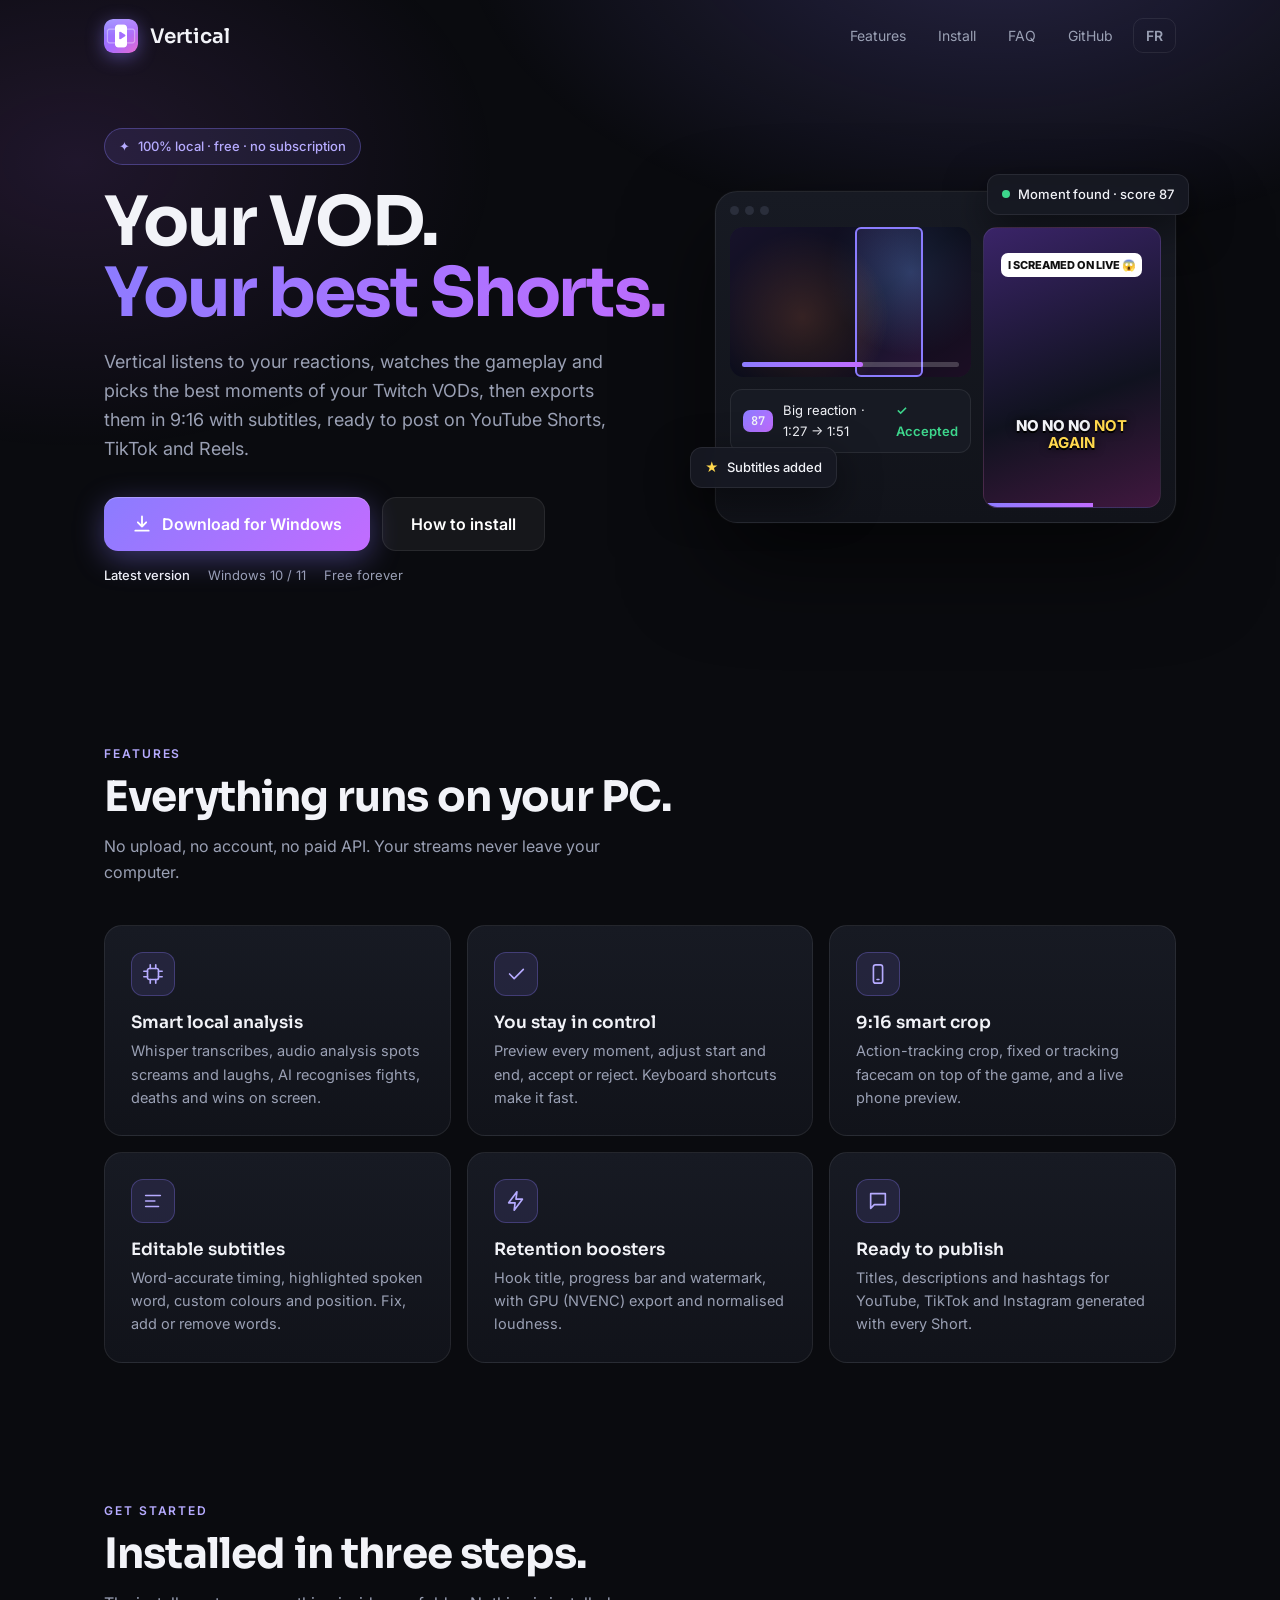
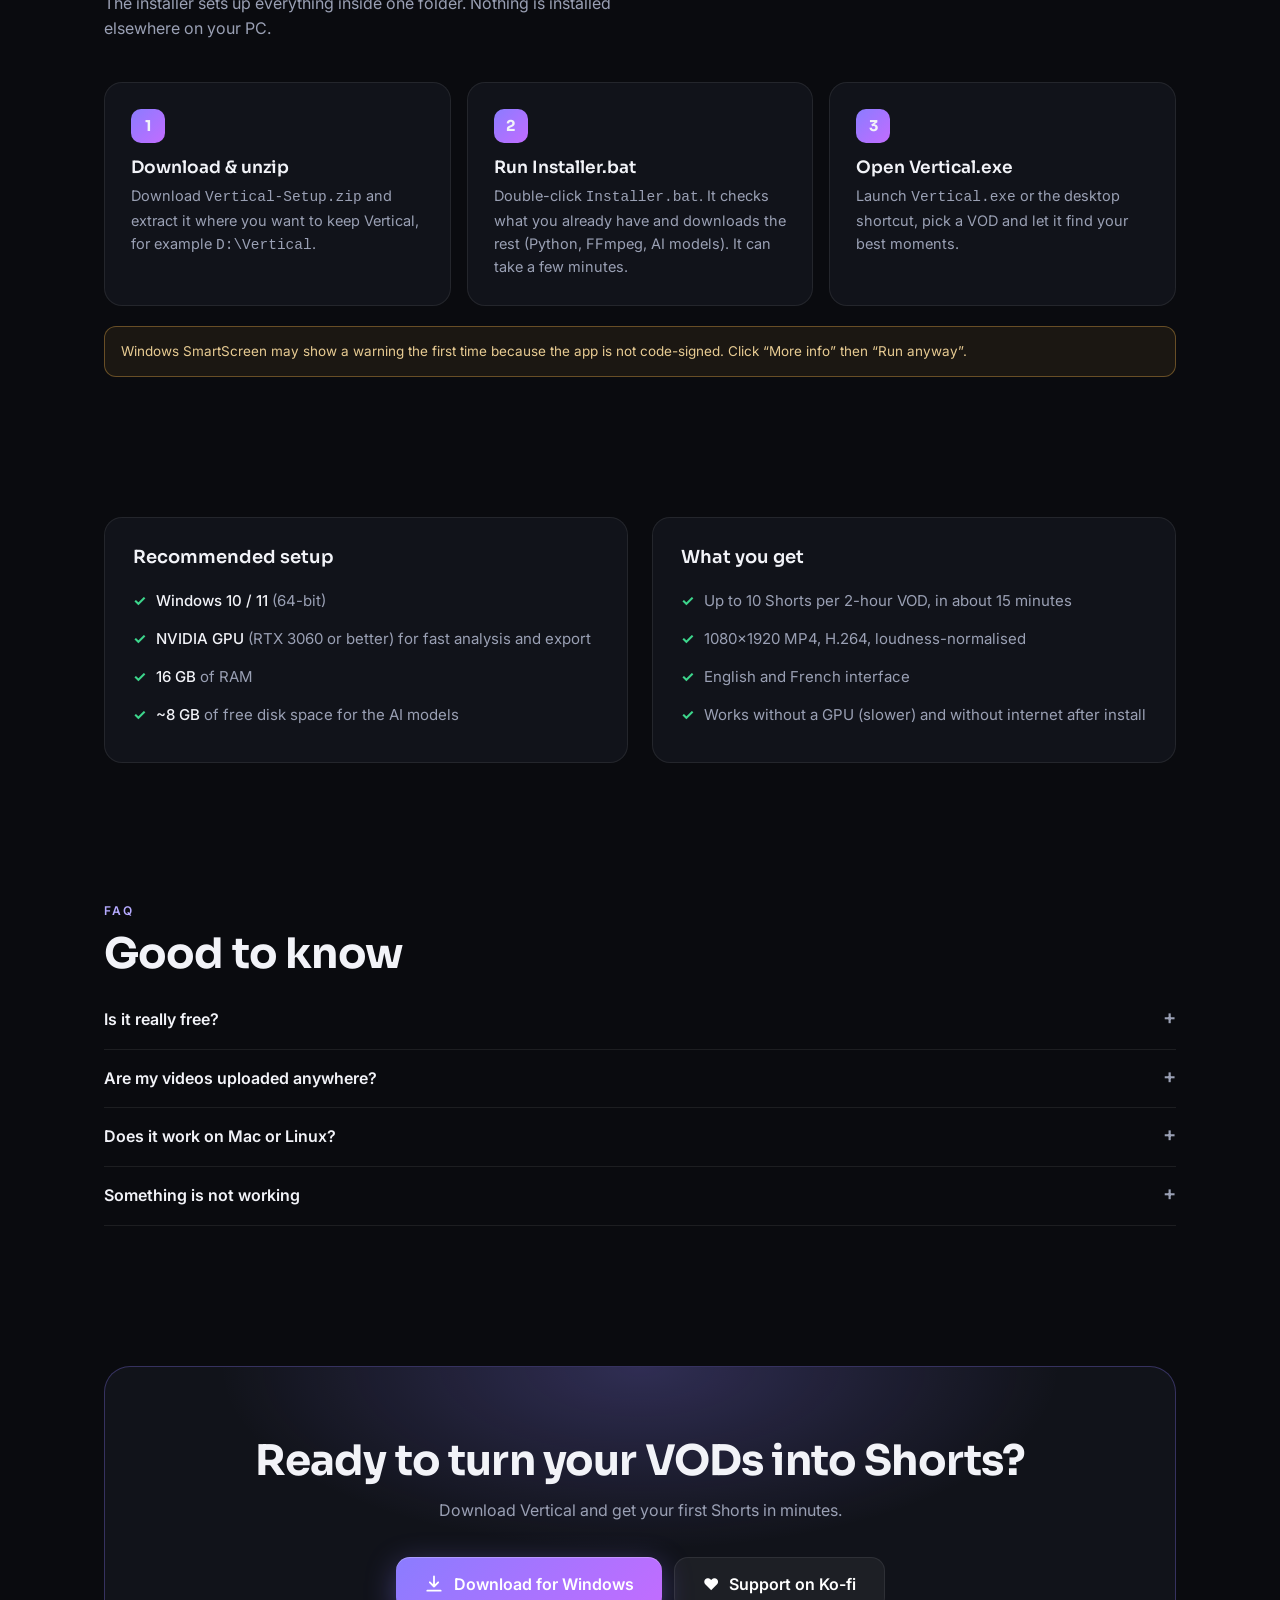
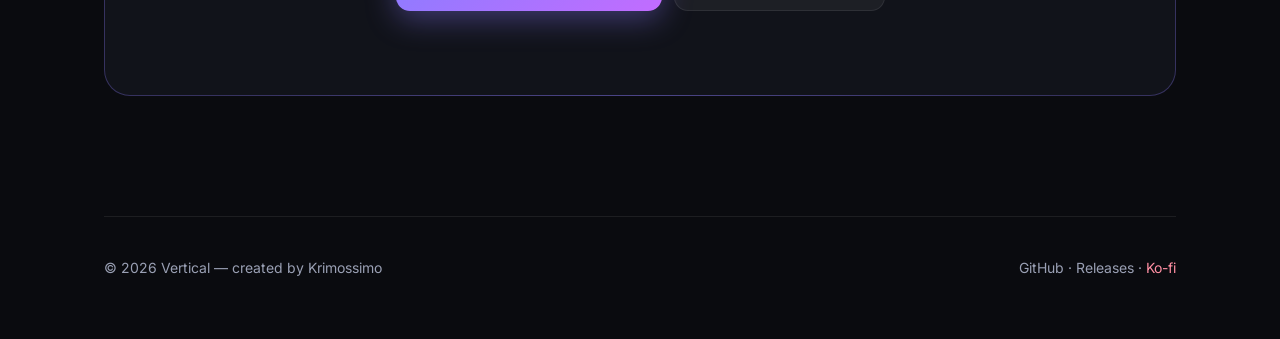
<file: docs/index.html>
<!DOCTYPE html>
<html lang="en">
<head>
<meta charset="utf-8">
<meta name="viewport" content="width=device-width,initial-scale=1">
<title>Vertical — Turn Twitch VODs into Shorts, 100% local & free</title>
<meta name="description" content="Vertical analyses your Twitch VODs on your own PC and turns the best moments into 9:16 Shorts with subtitles. Free, local, no subscription.">
<meta name="theme-color" content="#0A0B0F">
<meta property="og:title" content="Vertical — Your VOD. Your best Shorts.">
<meta property="og:description" content="Free Windows tool that finds the best moments of your Twitch VODs and exports ready-to-post 9:16 Shorts.">
<meta property="og:image" content="logo.png">
<link rel="icon" href="favicon.svg" type="image/svg+xml">
<style>
@font-face{font-family:Inter;src:url(fonts/Inter.ttf);font-weight:100 900;font-display:swap}
@font-face{font-family:Sora;src:url(fonts/Sora.ttf);font-weight:100 800;font-display:swap}
@font-face{font-family:JBM;src:url(fonts/JetBrainsMono.ttf);font-weight:100 800;font-display:swap}
:root{--bg:#0A0B0F;--s1:#11131A;--s2:#171A23;--line:rgba(255,255,255,.08);--tx:#F2F3F8;--mu:#9AA0B4;
--a1:#8B7CFF;--a2:#C26CFF;--ok:#3DD68C;--bad:#FF5C6C;--grad:linear-gradient(135deg,#8B7CFF,#C26CFF)}
*{box-sizing:border-box;margin:0;padding:0}
html{scroll-behavior:smooth}
body{background:var(--bg);color:var(--tx);font:16px/1.6 Inter,system-ui,sans-serif;-webkit-font-smoothing:antialiased;overflow-x:hidden}
a{color:inherit;text-decoration:none}
.glow{position:fixed;inset:0;pointer-events:none;z-index:0;background:
 radial-gradient(900px 520px at 78% -8%,rgba(139,124,255,.22),transparent 60%),
 radial-gradient(700px 480px at 6% 18%,rgba(194,108,255,.12),transparent 60%)}
.wrap{position:relative;z-index:1;max-width:1120px;margin:0 auto;padding:0 24px}
nav{display:flex;align-items:center;justify-content:space-between;height:72px}
.brand{display:flex;align-items:center;gap:12px;font:600 20px Sora,sans-serif}
.brand img{width:34px;height:34px;border-radius:9px;box-shadow:0 4px 18px rgba(139,124,255,.45)}
.nav-r{display:flex;align-items:center;gap:8px}
.nav-r a,.lang{color:var(--mu);font-size:14px;padding:8px 12px;border-radius:10px;transition:.2s;cursor:pointer;background:none;border:0;font-family:inherit}
.nav-r a:hover,.lang:hover{color:var(--tx);background:rgba(255,255,255,.06)}
.lang{border:1px solid var(--line)!important;font-weight:600}
.btn{position:relative;display:inline-flex;align-items:center;gap:10px;height:54px;padding:0 28px;border-radius:14px;font:600 16px Inter,sans-serif;cursor:pointer;border:0;overflow:hidden;transition:transform .2s,box-shadow .2s,background .2s;color:#fff}
.btn svg{width:20px;height:20px;flex:none}
.btn.p{background:var(--grad);box-shadow:0 8px 30px rgba(139,124,255,.38),inset 0 1px 0 rgba(255,255,255,.25)}
.btn.p:hover{transform:translateY(-2px);box-shadow:0 14px 40px rgba(139,124,255,.55),inset 0 1px 0 rgba(255,255,255,.3)}
.btn.p:active{transform:translateY(0) scale(.98)}
.btn.p::after{content:"";position:absolute;top:0;left:-60%;width:40%;height:100%;background:linear-gradient(100deg,transparent,rgba(255,255,255,.35),transparent);transform:skewX(-20deg);animation:shine 4s infinite}
@keyframes shine{0%,60%{left:-60%}100%{left:130%}}
.btn.g{background:rgba(255,255,255,.05);border:1px solid var(--line)}
.btn.g:hover{background:rgba(255,255,255,.1);transform:translateY(-2px)}
.btn.sm{height:44px;padding:0 20px;font-size:14px;border-radius:12px}
/* hero */
.hero{display:grid;grid-template-columns:1.1fr .9fr;gap:48px;align-items:center;padding:56px 0 90px}
.pill{display:inline-flex;align-items:center;gap:8px;padding:7px 14px;border-radius:99px;border:1px solid rgba(139,124,255,.35);background:rgba(139,124,255,.1);color:#B6ABFF;font-size:13px;font-weight:500}
h1{font:700 clamp(40px,6vw,68px)/1.04 Sora,sans-serif;letter-spacing:-.03em;margin:22px 0 20px}
h1 span{background:var(--grad);-webkit-background-clip:text;background-clip:text;color:transparent}
.lead{color:var(--mu);font-size:18px;max-width:520px}
.cta{display:flex;flex-wrap:wrap;gap:12px;margin:34px 0 14px}
.meta{color:var(--mu);font-size:13px;display:flex;flex-wrap:wrap;gap:6px 18px}
.meta b{color:var(--tx);font-weight:500}
/* mock */
.mock{position:relative;border-radius:22px;border:1px solid var(--line);background:linear-gradient(180deg,var(--s2),var(--s1));padding:14px;box-shadow:0 40px 90px rgba(0,0,0,.55),0 0 0 1px rgba(255,255,255,.02)}
.mock .bar{display:flex;gap:6px;margin-bottom:12px}
.mock .bar i{width:9px;height:9px;border-radius:50%;background:#2A2E3B}
.mrow{display:grid;grid-template-columns:1.35fr 1fr;gap:12px}
.vid{aspect-ratio:16/10;border-radius:14px;position:relative;overflow:hidden;background:linear-gradient(140deg,#2a1f4a,#0f1226 55%,#35173f)}
.vid::before{content:"";position:absolute;inset:0;background:radial-gradient(circle at 30% 60%,rgba(255,140,90,.35),transparent 45%),radial-gradient(circle at 75% 30%,rgba(120,160,255,.3),transparent 40%)}
.frame{position:absolute;top:0;bottom:0;left:52%;width:28%;border:2px solid var(--a1);border-radius:6px;box-shadow:0 0 0 999px rgba(5,6,10,.5)}
.tl{position:absolute;left:12px;right:12px;bottom:10px;height:5px;border-radius:9px;background:rgba(255,255,255,.2)}
.tl::after{content:"";position:absolute;left:0;width:56%;top:0;bottom:0;border-radius:9px;background:var(--grad)}
.phone{border-radius:14px;background:#06070B;border:1px solid var(--line);aspect-ratio:9/14.2;position:relative;overflow:hidden;background-image:linear-gradient(160deg,#3a2468,#10121f 60%,#40183f)}
.phone .sub{position:absolute;left:8%;right:8%;bottom:20%;text-align:center;font:800 15px Inter;line-height:1.15;text-shadow:0 2px 0 #000,0 0 10px #000}
.phone .sub b{color:#FFD84D}
.phone .hook{position:absolute;top:9%;left:10%;right:10%;text-align:center;background:#fff;color:#111;border-radius:7px;font:800 11px Inter;padding:5px 6px}
.phone .pb{position:absolute;left:0;bottom:0;height:4px;width:62%;background:var(--grad)}
.chip{display:flex;align-items:center;gap:10px;padding:10px 12px;border-radius:12px;background:var(--s2);border:1px solid var(--line);margin-top:12px;font-size:13px}
.chip .sc{font:600 12px JBM,monospace;padding:3px 8px;border-radius:7px;background:var(--grad)}
.chip .ok{margin-left:auto;color:var(--ok);font-weight:600}
.float{position:absolute;display:flex;align-items:center;gap:8px;padding:9px 14px;border-radius:12px;background:rgba(23,26,35,.92);backdrop-filter:blur(8px);border:1px solid var(--line);font-size:13px;font-weight:500;box-shadow:0 14px 40px rgba(0,0,0,.5);animation:fl 5s ease-in-out infinite}
.float.a{top:-18px;right:-14px}.float.b{bottom:34px;left:-26px;animation-delay:-2.5s}
.float i{width:8px;height:8px;border-radius:50%;background:var(--ok)}
@keyframes fl{50%{transform:translateY(-8px)}}
/* sections */
section{padding:70px 0}
.eyebrow{font:600 12px Inter;letter-spacing:.16em;text-transform:uppercase;color:#B6ABFF;margin-bottom:12px}
h2{font:700 clamp(28px,4vw,42px)/1.12 Sora,sans-serif;letter-spacing:-.02em;margin-bottom:14px}
.sub2{color:var(--mu);max-width:560px;margin-bottom:40px}
.grid{display:grid;grid-template-columns:repeat(3,1fr);gap:16px}
.card{padding:26px;border-radius:18px;background:linear-gradient(180deg,var(--s2),var(--s1));border:1px solid var(--line);transition:.25s}
.card:hover{transform:translateY(-4px);border-color:rgba(139,124,255,.4);box-shadow:0 18px 50px rgba(139,124,255,.12)}
.ico{width:44px;height:44px;border-radius:12px;display:grid;place-items:center;background:rgba(139,124,255,.12);border:1px solid rgba(139,124,255,.3);color:#B6ABFF;margin-bottom:16px}
.ico svg{width:22px;height:22px}
.card h3{font:600 17px Sora,sans-serif;margin-bottom:6px}
.card p{color:var(--mu);font-size:14.5px}
.steps{display:grid;grid-template-columns:repeat(3,1fr);gap:16px;counter-reset:s}
.step{padding:26px;border-radius:18px;border:1px solid var(--line);background:var(--s1);position:relative}
.step::before{counter-increment:s;content:counter(s);display:grid;place-items:center;width:34px;height:34px;border-radius:10px;background:var(--grad);font:700 15px Sora;margin-bottom:14px}
.step h3{font:600 17px Sora;margin-bottom:6px}.step p{color:var(--mu);font-size:14.5px}
.req{display:grid;grid-template-columns:1fr 1fr;gap:24px}
.box{padding:28px;border-radius:18px;border:1px solid var(--line);background:var(--s1)}
.box h3{font:600 18px Sora;margin-bottom:14px}
.box li{list-style:none;display:flex;gap:10px;padding:7px 0;color:var(--mu);font-size:15px}
.box li::before{content:"✓";color:var(--ok);font-weight:700}
.box li b{color:var(--tx);font-weight:500}
.note{margin-top:16px;padding:14px 16px;border-radius:12px;border:1px solid rgba(245,184,76,.35);background:rgba(245,184,76,.07);color:#E8CC93;font-size:13.5px}
.final{text-align:center;padding:70px 24px;border-radius:26px;border:1px solid rgba(139,124,255,.3);background:radial-gradient(600px 260px at 50% 0,rgba(139,124,255,.25),transparent 70%),var(--s1)}
.final .cta{justify-content:center}
details{border-bottom:1px solid var(--line);padding:16px 0}
summary{cursor:pointer;font-weight:600;list-style:none;display:flex;justify-content:space-between}
summary::after{content:"+";color:var(--mu);font-size:20px;line-height:1}
details[open] summary::after{content:"–"}
details p{color:var(--mu);margin-top:10px;font-size:15px}
footer{padding:40px 0 60px;color:var(--mu);font-size:14px;display:flex;flex-wrap:wrap;gap:12px;justify-content:space-between;align-items:center;border-top:1px solid var(--line);margin-top:50px}
footer a:hover{color:var(--tx)}
.kofi{color:#FF8FA3}
.rv{opacity:0;transform:translateY(22px);transition:opacity .7s,transform .7s}.rv.in{opacity:1;transform:none}
@media(max-width:900px){.hero{grid-template-columns:1fr;padding-top:24px}.grid,.steps,.req{grid-template-columns:1fr}.float{display:none}}
@media(prefers-reduced-motion:reduce){*{animation:none!important;transition:none!important}.rv{opacity:1;transform:none}}
</style>
</head>
<body>
<div class="glow"></div>
<div class="wrap">
<nav>
  <a class="brand" href="#"><img src="logo.png" alt="">Vertical</a>
  <div class="nav-r">
    <a href="#features" data-t="nav1">Features</a>
    <a href="#install" data-t="nav2">Install</a>
    <a href="#faq">FAQ</a>
    <a id="gh" href="#" target="_blank" rel="noopener">GitHub</a>
    <button class="lang" id="lang" aria-label="Language">FR</button>
  </div>
</nav>

<header class="hero">
  <div>
    <span class="pill">✦ <span data-t="pill">100% local · free · no subscription</span></span>
    <h1><span style="background:none;-webkit-text-fill-color:var(--tx);color:var(--tx)" data-t="h1a">Your VOD.</span><br><span data-t="h1b">Your best Shorts.</span></h1>
    <p class="lead" data-t="lead">Vertical listens to your reactions, watches the gameplay and picks the best moments of your Twitch VODs, then exports them in 9:16 with subtitles, ready to post on YouTube Shorts, TikTok and Reels.</p>
    <div class="cta">
      <a class="btn p dl" href="#">
        <svg viewBox="0 0 24 24" fill="none" stroke="currentColor" stroke-width="2.2" stroke-linecap="round" stroke-linejoin="round"><path d="M12 3v12m0 0l-5-5m5 5l5-5M4 20h16"/></svg>
        <span data-t="dl">Download for Windows</span>
      </a>
      <a class="btn g" href="#install" data-t="how">How to install</a>
    </div>
    <div class="meta"><span><b id="ver">Latest version</b></span><span>Windows 10 / 11</span><span data-t="free">Free forever</span></div>
  </div>
  <div class="mock rv" aria-hidden="true">
    <div class="float a"><i></i><span data-t="f1">Moment found · score 87</span></div>
    <div class="float b"><span style="color:#FFD84D">★</span><span data-t="f2">Subtitles added</span></div>
    <div class="bar"><i></i><i></i><i></i></div>
    <div class="mrow">
      <div><div class="vid"><div class="frame"></div><div class="tl"></div></div>
        <div class="chip"><span class="sc">87</span><span data-t="chip">Big reaction · 1:27 → 1:51</span><span class="ok" data-t="acc">✓ Accepted</span></div></div>
      <div class="phone"><div class="hook">I SCREAMED ON LIVE 😱</div><div class="sub">NO NO NO <b>NOT AGAIN</b></div><div class="pb"></div></div>
    </div>
  </div>
</header>

<section id="features">
  <div class="rv"><div class="eyebrow" data-t="eb1">Features</div>
  <h2 data-t="h2a">Everything runs on your PC.</h2>
  <p class="sub2" data-t="s2a">No upload, no account, no paid API. Your streams never leave your computer.</p></div>
  <div class="grid">
    <div class="card rv"><div class="ico"><svg viewBox="0 0 24 24" fill="none" stroke="currentColor" stroke-width="1.8" stroke-linecap="round" stroke-linejoin="round"><rect x="6" y="6" width="12" height="12" rx="2"/><path d="M9 2v4M15 2v4M9 18v4M15 18v4M2 9h4M2 15h4M18 9h4M18 15h4"/></svg></div><h3 data-t="c1t">Smart local analysis</h3><p data-t="c1p">Whisper transcribes, audio analysis spots screams and laughs, AI recognises fights, deaths and wins on screen.</p></div>
    <div class="card rv"><div class="ico"><svg viewBox="0 0 24 24" fill="none" stroke="currentColor" stroke-width="1.8" stroke-linecap="round" stroke-linejoin="round"><path d="M5 12l5 5L20 7"/></svg></div><h3 data-t="c2t">You stay in control</h3><p data-t="c2p">Preview every moment, adjust start and end, accept or reject. Keyboard shortcuts make it fast.</p></div>
    <div class="card rv"><div class="ico"><svg viewBox="0 0 24 24" fill="none" stroke="currentColor" stroke-width="1.8" stroke-linecap="round" stroke-linejoin="round"><rect x="7" y="2" width="10" height="20" rx="2.5"/><path d="M11 18h2"/></svg></div><h3 data-t="c3t">9:16 smart crop</h3><p data-t="c3p">Action-tracking crop, fixed or tracking facecam on top of the game, and a live phone preview.</p></div>
    <div class="card rv"><div class="ico"><svg viewBox="0 0 24 24" fill="none" stroke="currentColor" stroke-width="1.8" stroke-linecap="round" stroke-linejoin="round"><path d="M4 6h16M4 12h10M4 18h14"/></svg></div><h3 data-t="c4t">Editable subtitles</h3><p data-t="c4p">Word-accurate timing, highlighted spoken word, custom colours and position. Fix, add or remove words.</p></div>
    <div class="card rv"><div class="ico"><svg viewBox="0 0 24 24" fill="none" stroke="currentColor" stroke-width="1.8" stroke-linecap="round" stroke-linejoin="round"><path d="M13 2L4 14h7l-1 8 9-12h-7z"/></svg></div><h3 data-t="c5t">Retention boosters</h3><p data-t="c5p">Hook title, progress bar and watermark, with GPU (NVENC) export and normalised loudness.</p></div>
    <div class="card rv"><div class="ico"><svg viewBox="0 0 24 24" fill="none" stroke="currentColor" stroke-width="1.8" stroke-linecap="round" stroke-linejoin="round"><path d="M4 4h16v12H8l-4 4z"/></svg></div><h3 data-t="c6t">Ready to publish</h3><p data-t="c6p">Titles, descriptions and hashtags for YouTube, TikTok and Instagram generated with every Short.</p></div>
  </div>
</section>

<section id="install">
  <div class="rv"><div class="eyebrow" data-t="eb2">Get started</div>
  <h2 data-t="h2b">Installed in three steps.</h2>
  <p class="sub2" data-t="s2b">The installer sets up everything inside one folder. Nothing is installed elsewhere on your PC.</p></div>
  <div class="steps">
    <div class="step rv"><h3 data-t="s1t">Download &amp; unzip</h3><p data-t="s1p">Download <code>Vertical-Setup.zip</code> and extract it where you want to keep Vertical, for example <code>D:\Vertical</code>.</p></div>
    <div class="step rv"><h3 data-t="s2t">Run Installer.bat</h3><p data-t="s2p">Double-click <code>Installer.bat</code>. It checks what you already have and downloads the rest (Python, FFmpeg, AI models). It can take a few minutes.</p></div>
    <div class="step rv"><h3 data-t="s3t">Open Vertical.exe</h3><p data-t="s3p">Launch <code>Vertical.exe</code> or the desktop shortcut, pick a VOD and let it find your best moments.</p></div>
  </div>
  <div class="note rv" style="margin-top:20px" data-t="warn">Windows SmartScreen may show a warning the first time because the app is not code-signed. Click “More info” then “Run anyway”.</div>
</section>

<section>
  <div class="req">
    <div class="box rv"><h3 data-t="rq">Recommended setup</h3><ul>
      <li><span><b>Windows 10 / 11</b> (64-bit)</span></li>
      <li><span><b data-t="rq1">NVIDIA GPU</b> <span data-t="rq1b">(RTX 3060 or better) for fast analysis and export</span></span></li>
      <li><span><b>16 GB</b> <span data-t="rq2">of RAM</span></span></li>
      <li><span><b>~8 GB</b> <span data-t="rq3">of free disk space for the AI models</span></span></li>
    </ul></div>
    <div class="box rv"><h3 data-t="wk">What you get</h3><ul>
      <li><span data-t="g1">Up to 10 Shorts per 2-hour VOD, in about 15 minutes</span></li>
      <li><span data-t="g2">1080×1920 MP4, H.264, loudness-normalised</span></li>
      <li><span data-t="g3">English and French interface</span></li>
      <li><span data-t="g4">Works without a GPU (slower) and without internet after install</span></li>
    </ul></div>
  </div>
</section>

<section id="faq">
  <div class="rv"><div class="eyebrow">FAQ</div><h2 data-t="h2c">Good to know</h2></div>
  <div class="rv">
    <details><summary data-t="q1">Is it really free?</summary><p data-t="a1">Yes. No subscription, no paid API, no watermark added by default. If you like it, you can support the project on Ko-fi.</p></details>
    <details><summary data-t="q2">Are my videos uploaded anywhere?</summary><p data-t="a2">No. Everything is analysed and rendered on your computer. Internet is only needed once to download the AI models.</p></details>
    <details><summary data-t="q3">Does it work on Mac or Linux?</summary><p data-t="a3">Not yet — Vertical is built for Windows.</p></details>
    <details><summary data-t="q4">Something is not working</summary><p data-t="a4">Run <code>Lancer Vertical.bat</code> to see the console, or open an issue on GitHub with the console text.</p></details>
  </div>
</section>

<section>
  <div class="final rv">
    <h2 data-t="fin">Ready to turn your VODs into Shorts?</h2>
    <p class="sub2" style="margin:0 auto" data-t="fins">Download Vertical and get your first Shorts in minutes.</p>
    <div class="cta"><a class="btn p dl" href="#"><svg viewBox="0 0 24 24" fill="none" stroke="currentColor" stroke-width="2.2" stroke-linecap="round" stroke-linejoin="round"><path d="M12 3v12m0 0l-5-5m5 5l5-5M4 20h16"/></svg><span data-t="dl2">Download for Windows</span></a>
    <a class="btn g" href="https://ko-fi.com/krimossimo" target="_blank" rel="noopener">♥ <span data-t="kofi">Support on Ko-fi</span></a></div>
  </div>
</section>

<footer>
  <span>© <span id="yr"></span> Vertical — <span data-t="by">created by</span> Krimossimo</span>
  <span><a id="gh2" href="#" target="_blank" rel="noopener">GitHub</a> · <a id="rel" href="#" target="_blank" rel="noopener">Releases</a> · <a class="kofi" href="https://ko-fi.com/krimossimo" target="_blank" rel="noopener">Ko-fi</a></span>
</footer>
</div>

<script>
/* ---- Config: normally auto-detected from the GitHub Pages URL (user.github.io/repo). ---- */
const OWNER_OVERRIDE = "";   // e.g. "krimossimo"
const REPO_OVERRIDE  = "";   // e.g. "Vertical"
const ASSET = "Vertical-Setup.zip";

let owner = OWNER_OVERRIDE, repo = REPO_OVERRIDE;
if (!owner && /\.github\.io$/.test(location.hostname)) {
  owner = location.hostname.split(".")[0];
  repo = repo || location.pathname.split("/").filter(Boolean)[0] || (owner + ".github.io");
}
const base = owner && repo ? `https://github.com/${owner}/${repo}` : "https://github.com";
const dlUrl = owner && repo ? `${base}/releases/latest/download/${ASSET}` : base;
document.querySelectorAll(".dl").forEach(a => { a.href = dlUrl; });
["gh","gh2"].forEach(i => document.getElementById(i).href = base);
document.getElementById("rel").href = base + "/releases";
document.getElementById("yr").textContent = new Date().getFullYear();
if (owner && repo) fetch(`https://api.github.com/repos/${owner}/${repo}/releases/latest`)
  .then(r => r.ok ? r.json() : null).then(j => { if (j && j.tag_name) document.getElementById("ver").textContent = "Version " + j.tag_name.replace(/^v/i, ""); }).catch(() => {});

const FR = {
nav1:"Fonctionnalités",nav2:"Installation",pill:"100 % local · gratuit · sans abonnement",h1a:"Ta VOD.",h1b:"Tes meilleurs Shorts.",
lead:"Vertical écoute tes réactions, regarde le gameplay et choisit les meilleurs moments de tes VOD Twitch, puis les exporte en 9:16 avec sous-titres, prêts pour YouTube Shorts, TikTok et Reels.",
dl:"Télécharger pour Windows",dl2:"Télécharger pour Windows",how:"Comment installer",free:"Gratuit pour toujours",
f1:"Moment trouvé · score 87",f2:"Sous-titres ajoutés",chip:"Grosse réaction · 1:27 → 1:51",acc:"✓ Validé",
eb1:"Fonctionnalités",h2a:"Tout tourne sur ton PC.",s2a:"Aucun envoi, aucun compte, aucune API payante. Tes lives ne quittent jamais ton ordinateur.",
c1t:"Analyse locale intelligente",c1p:"Whisper transcrit, l'analyse audio repère cris et rires, l'IA reconnaît combats, morts et victoires à l'écran.",
c2t:"Tu gardes la main",c2p:"Prévisualise chaque moment, ajuste début et fin, valide ou rejette. Les raccourcis clavier rendent ça rapide.",
c3t:"Recadrage 9:16 intelligent",c3p:"Recadrage qui suit l'action, facecam fixe ou suivie au-dessus du jeu, et aperçu téléphone en direct.",
c4t:"Sous-titres modifiables",c4p:"Timing au mot près, mot prononcé surligné, couleurs et position au choix. Corrige, ajoute ou supprime des mots.",
c5t:"Boosters de rétention",c5p:"Titre d'accroche, barre de progression et filigrane, avec export GPU (NVENC) et volume normalisé.",
c6t:"Prêt à publier",c6p:"Titres, descriptions et hashtags pour YouTube, TikTok et Instagram générés avec chaque Short.",
eb2:"Démarrer",h2b:"Installé en trois étapes.",s2b:"L'installateur met tout dans un seul dossier. Rien n'est installé ailleurs sur ton PC.",
s1t:"Télécharge et décompresse",s1p:"Télécharge <code>Vertical-Setup.zip</code> et extrais-le là où tu veux garder Vertical, par exemple <code>D:\\Vertical</code>.",
s2t:"Lance Installer.bat",s2p:"Double-clique sur <code>Installer.bat</code>. Il vérifie ce que tu as déjà et télécharge le reste (Python, FFmpeg, modèles IA). Compte quelques minutes.",
s3t:"Ouvre Vertical.exe",s3p:"Lance <code>Vertical.exe</code> ou le raccourci du Bureau, choisis une VOD et laisse Vertical trouver tes meilleurs moments.",
warn:"Windows SmartScreen peut afficher un avertissement la première fois, car l'application n'est pas signée. Clique sur « Informations complémentaires » puis « Exécuter quand même ».",
rq:"Configuration recommandée",rq1:"GPU NVIDIA",rq1b:"(RTX 3060 ou mieux) pour une analyse et un export rapides",rq2:"de RAM",rq3:"d'espace disque libre pour les modèles IA",
wk:"Ce que tu obtiens",g1:"Jusqu'à 10 Shorts par VOD de 2 h, en environ 15 minutes",g2:"MP4 1080×1920, H.264, volume normalisé",g3:"Interface en anglais et en français",g4:"Fonctionne sans GPU (plus lent) et sans internet après l'installation",
h2c:"Bon à savoir",q1:"C'est vraiment gratuit ?",a1:"Oui. Aucun abonnement, aucune API payante, aucun filigrane ajouté par défaut. Si tu aimes, tu peux soutenir le projet sur Ko-fi.",
q2:"Mes vidéos sont-elles envoyées quelque part ?",a2:"Non. Tout est analysé et rendu sur ton ordinateur. Internet n'est utile qu'une fois, pour télécharger les modèles IA.",
q3:"Ça marche sur Mac ou Linux ?",a3:"Pas encore — Vertical est conçu pour Windows.",
q4:"Quelque chose ne marche pas",a4:"Lance <code>Lancer Vertical.bat</code> pour voir la console, ou ouvre une issue sur GitHub avec le texte de la console.",
fin:"Prêt à transformer tes VOD en Shorts ?",fins:"Télécharge Vertical et obtiens tes premiers Shorts en quelques minutes.",kofi:"Soutenir sur Ko-fi",by:"créé par"};
const EN = {}; document.querySelectorAll("[data-t]").forEach(e => EN[e.dataset.t] = e.innerHTML);
function setLang(l) {
  document.documentElement.lang = l;
  document.querySelectorAll("[data-t]").forEach(e => { const v = (l === "fr" ? FR : EN)[e.dataset.t]; if (v != null) e.innerHTML = v; });
  document.getElementById("lang").textContent = l === "fr" ? "EN" : "FR";
  try { localStorage.setItem("vlang", l); } catch (e) {}
}
document.getElementById("lang").onclick = () => setLang(document.documentElement.lang === "fr" ? "en" : "fr");
let sl = null; try { sl = localStorage.getItem("vlang"); } catch (e) {}
if (sl === "fr" || (!sl && /^fr/i.test(navigator.language))) setLang("fr");
const io = new IntersectionObserver(es => es.forEach(e => { if (e.isIntersecting) { e.target.classList.add("in"); io.unobserve(e.target); } }), { threshold: .12 });
document.querySelectorAll(".rv").forEach((e, i) => { e.style.transitionDelay = (i % 3) * 80 + "ms"; io.observe(e); });
</script>
</body>
</html>
</file>
